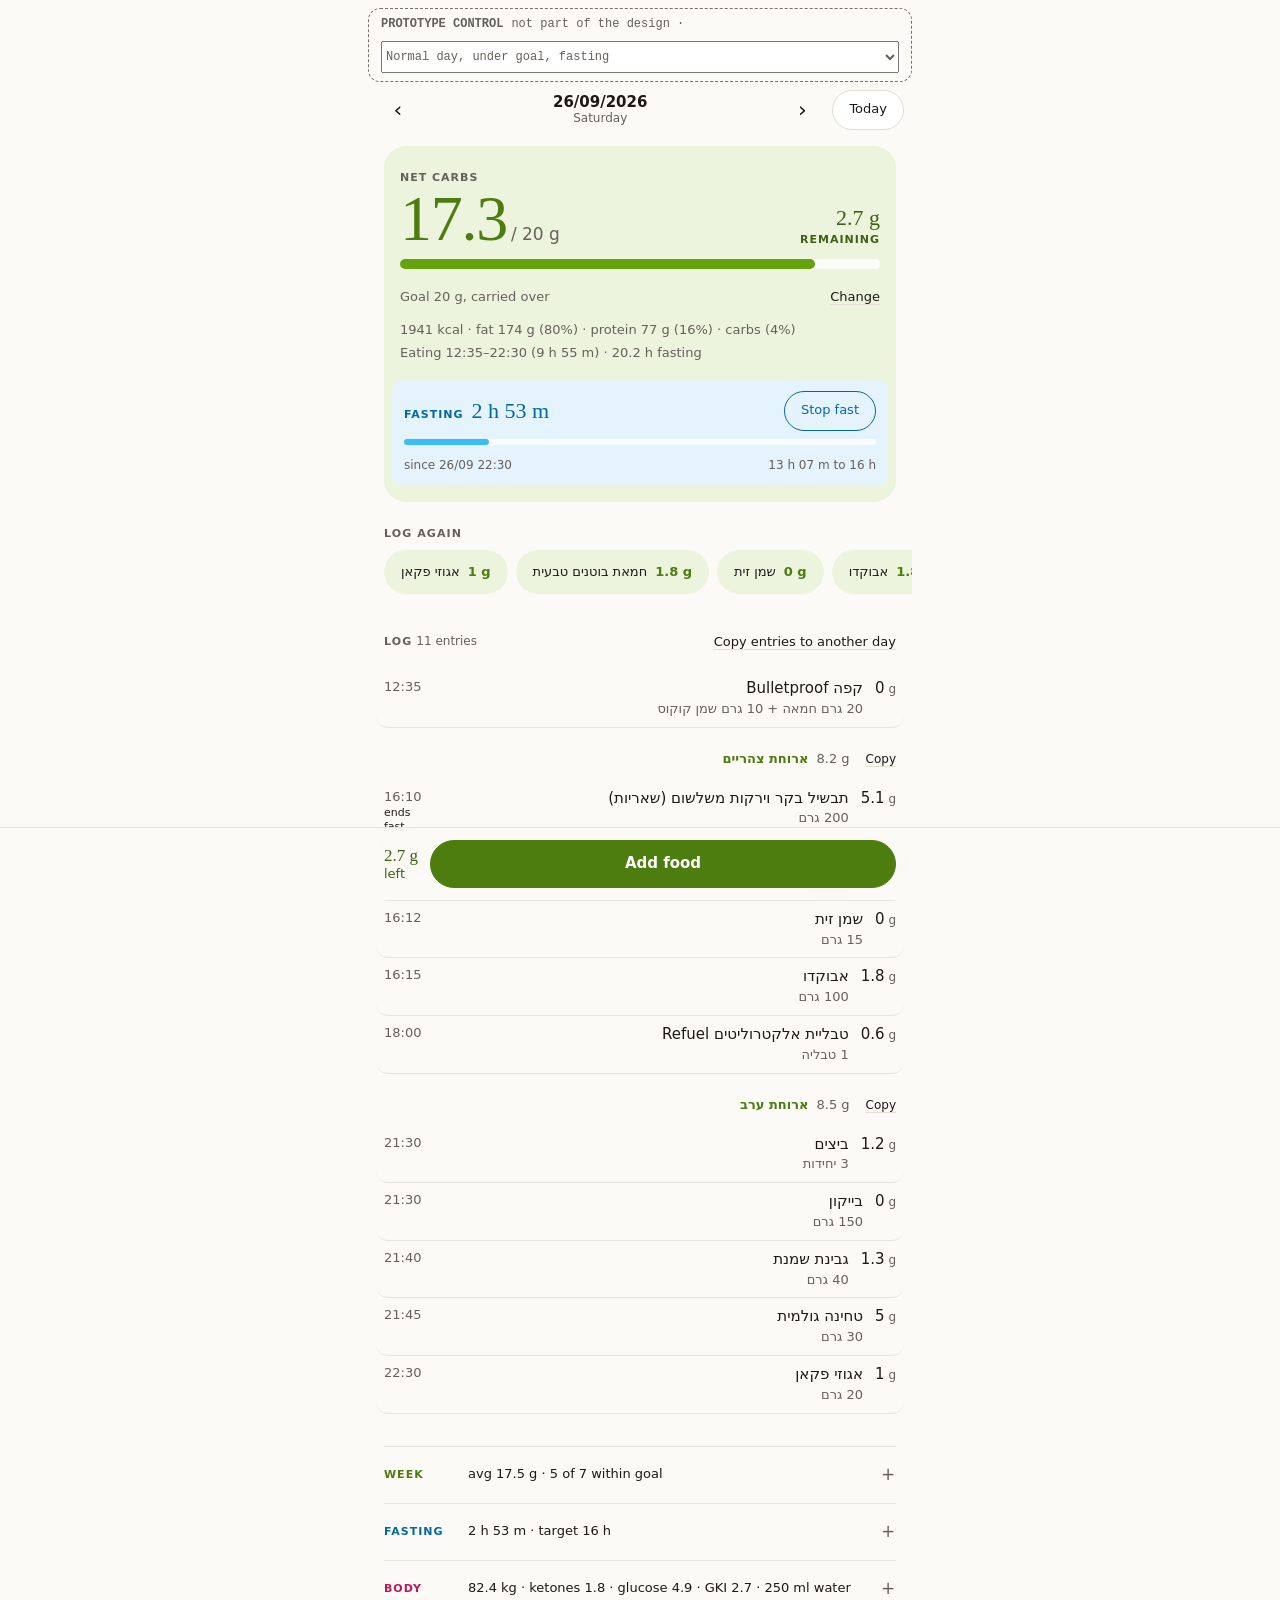
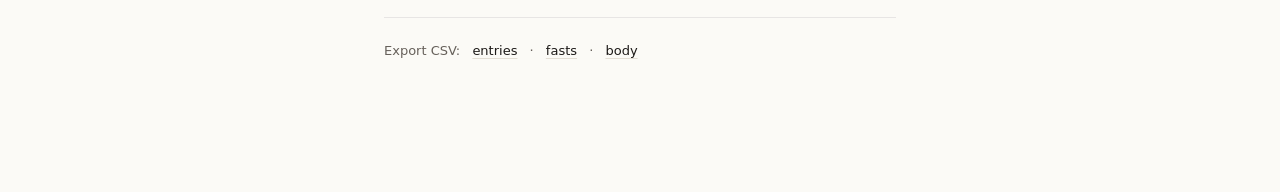
<file: design/redesign.html>
<!doctype html>
<html lang="en" dir="ltr">
<head>
<meta charset="utf-8">
<meta name="viewport" content="width=device-width, initial-scale=1, viewport-fit=cover">
<meta name="theme-color" content="#fbfaf6">
<title>Keto log</title>
<style>
/* ---------- tokens ---------- */
:root {
  --paper: #f4f1ea;
  --ink: #1c1917;
  --muted: #78716c;
  --line: #e7e5e4;
  --under: #3f6212;
  --over: #9a3412;

  --muted-ink: #66605a;      /* muted text that must pass 4.5:1 on paper */
  --bg: #fbfaf6;             /* page ground, a lighter paper */
  --edge: #e3ded4;           /* control borders (line is too faint for inputs) */
  --surface: #ffffff;        /* sheets, inputs */
  --hl: #f3f0e8;             /* expanded row, current day */
  --track: rgb(255 255 255 / .75);
  --empty: #d9d4cb;          /* days with no entries */
  --under-tint: #edf4de;
  --over-tint: #fce6d7;

  --accent: #4d7c0f;         /* fresh green: primary actions, meal names */
  --accent-hi: #65a30d;      /* bars */
  --accent-tint: #edf4de;
  --on-accent: #ffffff;
  --fast: #0369a1;           /* fasting: sky */
  --fast-bar: #38bdf8;
  --fast-tint: #e4f3fc;
  --body: #be185d;           /* body readings: rose */
  --body-tint: #fcebf2;
  --scrim: rgb(28 25 23 / .34);

  --font-serif: "Iowan Old Style", "Palatino Linotype", Palatino, Georgia, serif;
  --font-sans: ui-sans-serif, system-ui, sans-serif;
  --font-mono: ui-monospace, Menlo, Consolas, monospace;

  --t-2xs: 11px;
  --t-xs: 12px;
  --t-sm: 13px;
  --t-md: 15px;
  --t-input: 16px;           /* 16px stops iOS zoom on focus */
  --t-lg: 17px;
  --t-xl: 22px;
  --t-hero: 64px;

  --s-1: 4px;
  --s-2: 8px;
  --s-3: 12px;
  --s-4: 16px;
  --s-5: 24px;
  --s-6: 32px;
  --s-7: 48px;

  --r-1: 3px;
  --r-2: 12px;
  --r-3: 22px;
  --r-pill: 999px;

  --tap: 44px;
  --tap-min: 40px;
  --page: 34rem;
  --time-col: 3.1rem;
  --bar-h: 76px;
}
@media (prefers-color-scheme: dark) {
  :root {
    --paper: #171513;
    --ink: #ece7df;
    --muted: #a0978d;
    --line: #2d2925;
    --under: #a5c46e;
    --over: #ee8b5e;
    --muted-ink: #aba298;
    --bg: #131210;
    --edge: #3a3631;
    --surface: #1d1b18;
    --hl: #25221e;
    --track: rgb(255 255 255 / .1);
    --empty: #4a443e;
    --under-tint: #1f2a14;
    --over-tint: #35200f;
    --accent: #9fd356;
    --accent-hi: #86c53a;
    --accent-tint: #1f2a14;
    --on-accent: #10140a;
    --fast: #7cc8f2;
    --fast-bar: #38bdf8;
    --fast-tint: #122634;
    --body: #f38bb4;
    --body-tint: #33161f;
    --scrim: rgb(0 0 0 / .55);
  }
}

/* ---------- base ---------- */
* { box-sizing: border-box; }
html { -webkit-text-size-adjust: 100%; }
body { margin: 0; background: var(--bg); color: var(--ink); font: var(--t-md)/1.45 var(--font-sans); }
button, input, select, textarea { font: inherit; color: inherit; }
button { cursor: pointer; }
:focus-visible { outline: 2px solid var(--ink); outline-offset: 2px; border-radius: var(--r-1); }
[hidden] { display: none !important; }
.num { font-variant-numeric: tabular-nums; }
.muted { color: var(--muted-ink); }
.tone { color: var(--under); }
.is-over .tone, .tone.over { color: var(--over); }
.sr { position: absolute; width: 1px; height: 1px; overflow: hidden; clip: rect(0 0 0 0); white-space: nowrap; }
.app { max-width: var(--page); margin: 0 auto; padding: 0 var(--s-4) calc(var(--bar-h) + var(--s-6)); }

/* buttons */
.btn { min-height: var(--tap-min); padding: 0 var(--s-4); border: 1px solid var(--edge); border-radius: var(--r-pill); background: var(--surface); font-size: var(--t-sm); white-space: nowrap; }
.btn:hover { border-color: var(--muted); }
.btn:disabled { opacity: .4; cursor: default; }
.btn-primary { background: var(--accent); border-color: var(--accent); color: var(--on-accent); font-weight: 600; }
.btn-primary:hover { border-color: var(--accent); filter: brightness(1.08); }
.btn-danger { color: var(--over); background: transparent; }
.link { min-height: var(--tap-min); padding: 0 var(--s-2); border: 0; background: none; font-size: inherit; color: var(--ink); text-decoration: underline; text-decoration-color: var(--edge); text-underline-offset: 3px; }
.link:hover { text-decoration-color: currentColor; }
.icon-btn { width: var(--tap); height: var(--tap); display: grid; place-items: center; border: 0; border-radius: var(--r-2); background: none; font-size: var(--t-xl); line-height: 1; }
.icon-btn:hover { background: var(--hl); }

/* fields */
.field { display: flex; flex-direction: column; gap: 3px; min-width: 0; font-size: var(--t-xs); color: var(--muted-ink); }
.field input, .field select, .field textarea { width: 100%; min-height: var(--tap); padding: 0 var(--s-2); border: 1px solid var(--edge); border-radius: var(--r-2); background: var(--surface); color: var(--ink); font-size: var(--t-input); }
.field textarea { padding: var(--s-2); min-height: 64px; resize: vertical; }
.field.key input { border-color: var(--accent); border-width: 2px; font-weight: 600; }
.check { display: flex; align-items: center; gap: var(--s-2); min-height: var(--tap); font-size: var(--t-sm); }
.check input { width: 20px; height: 20px; margin: 0; accent-color: var(--accent); }
.grid2 { display: grid; grid-template-columns: repeat(2, minmax(0, 1fr)); gap: var(--s-2) var(--s-3); }
.grid3 { display: grid; grid-template-columns: repeat(3, minmax(0, 1fr)); gap: var(--s-2); }
.row-btns { display: flex; flex-wrap: wrap; gap: var(--s-2); align-items: center; }

/* meters */
.meter { position: relative; height: 10px; border-radius: 5px; background: var(--track); }
.meter > i { position: absolute; inset: 0 auto 0 0; border-radius: 5px; background: var(--accent-hi); }
.is-over .meter > i { background: var(--over); }
.meter.thin { height: 6px; }
.meter.ink > i { background: var(--fast-bar); }

/* ---------- prototype control (not part of the design) ---------- */
.proto { max-width: var(--page); margin: var(--s-2) auto 0; padding: var(--s-2) var(--s-3); display: flex; flex-wrap: wrap; align-items: center; gap: var(--s-2); border: 1px dashed var(--muted); border-radius: var(--r-2); font: var(--t-xs)/1.3 var(--font-mono); color: var(--muted-ink); }
.proto select { font: inherit; min-height: 32px; flex: 1; }

/* ---------- 1. day navigation ---------- */
.nav { position: sticky; top: 0; z-index: 5; display: flex; align-items: center; gap: var(--s-1); height: 56px; margin: 0 calc(-1 * var(--s-4)); padding: 0 var(--s-2); background: var(--bg); }
.nav h1 { flex: 1; margin: 0; text-align: center; font-size: var(--t-md); font-weight: 600; line-height: 1.2; }
.nav h1 small { display: block; font-size: var(--t-xs); font-weight: 400; color: var(--muted-ink); }
.nav .btn { margin-left: var(--s-1); }

/* ---------- 2–4. at a glance ---------- */
.glance { margin-top: var(--s-2); padding: var(--s-5) var(--s-4) var(--s-4); border-radius: var(--r-3); background: var(--under-tint); }
.glance.is-over { background: var(--over-tint); }
.glance .hero-num { color: var(--accent); }
.glance.is-over .hero-num { color: var(--over); }
.net-label { margin: 0 0 var(--s-1); color: var(--muted-ink); }
.hero { display: flex; align-items: flex-end; justify-content: space-between; gap: var(--s-4); margin: 0; }
.hero-num { font: var(--t-hero)/.9 var(--font-serif); letter-spacing: -.02em; }
.hero-goal { margin-left: var(--s-1); font-size: var(--t-lg); color: var(--muted-ink); white-space: nowrap; }
.hero-left { text-align: right; line-height: 1.15; }
.hero-left b { display: block; font: var(--t-xl)/1.1 var(--font-serif); font-weight: 400; }
.eyebrow { font-size: var(--t-2xs); font-weight: 600; letter-spacing: .09em; text-transform: uppercase; }
.glance .meter { margin: var(--s-3) 0 var(--s-2); }
.goal { display: flex; flex-wrap: wrap; align-items: center; column-gap: var(--s-1); margin: 0; font-size: var(--t-sm); color: var(--muted-ink); }
.goal .link { margin-left: auto; padding-right: 0; }
.goal-edit { display: flex; flex-wrap: wrap; align-items: flex-end; gap: var(--s-2); margin: var(--s-2) 0; }
.goal-edit .field { width: 7rem; }
.facts { margin: var(--s-1) 0 0; font-size: var(--t-sm); color: var(--muted-ink); }
.facts span { white-space: nowrap; }

.fast { display: grid; grid-template-columns: minmax(0, 1fr) auto; align-items: center; gap: var(--s-1) var(--s-3); margin: var(--s-4) calc(-1 * var(--s-2)) 0; padding: var(--s-3); border-radius: var(--r-2); background: var(--surface); }
.fast.on { background: var(--fast-tint); }
.fast.on .eyebrow, .fast.on .fast-time { color: var(--fast); }
.fast.on .btn { border-color: var(--fast); color: var(--fast); background: transparent; }
.fast-now { display: flex; align-items: baseline; gap: var(--s-2); }
.fast-time { font: var(--t-xl)/1.1 var(--font-serif); }
.fast .meter { grid-column: 1 / -1; margin-top: var(--s-1); }
.fast-meta { grid-column: 1 / -1; display: flex; justify-content: space-between; gap: var(--s-2); font-size: var(--t-xs); color: var(--muted-ink); }
.fast.off { font-size: var(--t-sm); color: var(--muted-ink); }

/* ---------- section headers ---------- */
.sec-h { display: flex; align-items: center; justify-content: space-between; gap: var(--s-2); margin: var(--s-5) 0 var(--s-2); }
.sec-h h2 { margin: 0; font-size: var(--t-2xs); font-weight: 600; letter-spacing: .1em; text-transform: uppercase; color: var(--muted-ink); }
.sec-h .link { font-size: var(--t-sm); padding-right: 0; }

/* ---------- 10. log again ---------- */
.chips { display: flex; gap: var(--s-2); margin: 0 calc(-1 * var(--s-4)); padding: 0 var(--s-4) var(--s-1); overflow-x: auto; scrollbar-width: none; }
.chips::-webkit-scrollbar { display: none; }
.chip { flex: none; display: inline-flex; align-items: center; gap: var(--s-2); min-height: var(--tap); padding: 0 var(--s-4); border: 1px solid transparent; border-radius: var(--r-pill); background: var(--accent-tint); font-size: var(--t-sm); white-space: nowrap; }
.chip:hover { border-color: var(--accent-hi); }
.chip .num { color: var(--accent); font-weight: 600; }

/* ---------- 8. entries ---------- */
.log-count { font-size: var(--t-xs); color: var(--muted-ink); font-weight: 400; letter-spacing: 0; text-transform: none; margin-left: var(--s-1); }
.meal-h { display: flex; align-items: center; gap: var(--s-2); margin-top: var(--s-3); padding: 0 0 0 calc(var(--time-col) + var(--s-3)); }
.meal-h h3 { flex: 1; min-width: 0; margin: 0; text-align: start; font-size: var(--t-sm); font-weight: 600; color: var(--accent); overflow: hidden; text-overflow: ellipsis; white-space: nowrap; }
.meal-h .num { font-size: var(--t-sm); color: var(--muted-ink); }
.meal-h .link { font-size: var(--t-xs); padding-right: 0; }
.rows { list-style: none; margin: 0; padding: 0; }
.row { margin: 0 calc(-1 * var(--s-2)); padding: 0 var(--s-2); border-bottom: 1px solid var(--line); border-radius: var(--r-2); }
.row.open { background: var(--hl); border-bottom-color: transparent; }
.row.editing { background: var(--accent-tint); border-bottom-color: transparent; }
.row-main { display: grid; grid-template-columns: var(--time-col) minmax(0, 1fr) auto; gap: var(--s-3); align-items: start; width: 100%; min-height: 52px; padding: var(--s-2) 0; border: 0; background: none; text-align: start; }
.row-main > span { display: block; min-width: 0; }
.row .t { padding-top: 1px; font-size: var(--t-sm); color: var(--muted-ink); line-height: 1.3; }
.row .brk { display: block; font-size: var(--t-2xs); color: var(--ink); }
.row .it, .row .q { display: block; overflow: hidden; text-overflow: ellipsis; white-space: nowrap; }
.row .it { font-weight: 500; }
.row .q { font-size: var(--t-sm); color: var(--muted-ink); }
.row.open .it, .row.open .q { white-space: normal; }
.row .c { font-size: var(--t-md); text-align: right; }
.row .c small { font-size: var(--t-xs); color: var(--muted-ink); }
.row-more { display: grid; gap: var(--s-2); padding: 0 0 var(--s-3) calc(var(--time-col) + var(--s-3)); font-size: var(--t-sm); }
.row-more p { margin: 0; }
.row-more .notes { color: var(--muted-ink); }
.row .tag { font-size: var(--t-2xs); font-weight: 600; letter-spacing: .08em; text-transform: uppercase; }
.empty { margin: var(--s-3) 0; color: var(--muted-ink); }

/* ---------- secondary: week, fasting, body ---------- */
.more { margin-top: var(--s-6); border-top: 1px solid var(--line); }
.more [data-sec=week] .eyebrow { color: var(--accent); }
.more [data-sec=fast] .eyebrow { color: var(--fast); }
.more [data-sec=body] .eyebrow { color: var(--body); }
.more > details { border-bottom: 1px solid var(--line); }
.more summary { display: flex; align-items: center; gap: var(--s-3); min-height: 56px; list-style: none; cursor: pointer; }
.more summary::-webkit-details-marker { display: none; }
.more summary .eyebrow { width: 4.5rem; flex: none; color: var(--muted-ink); }
.more summary .sum { flex: 1; min-width: 0; font-size: var(--t-sm); }
.more summary::after { content: "+"; width: 1rem; text-align: center; color: var(--muted-ink); font-size: var(--t-lg); }
.more details[open] > summary::after { content: "\2013"; }
.panel { display: grid; gap: var(--s-3); padding: 0 0 var(--s-4); }
.panel p { margin: 0; font-size: var(--t-sm); }

.week { display: grid; grid-template-columns: repeat(7, minmax(0, 1fr)); gap: var(--s-1); }
.day { display: flex; flex-direction: column; align-items: center; gap: var(--s-1); min-height: var(--tap); padding: var(--s-2) 0 var(--s-1); border: 0; border-radius: var(--r-2); background: none; font-size: var(--t-xs); }
.day:hover { background: var(--hl); }
.day.cur { background: var(--accent-tint); }
.day .v { font-size: var(--t-xs); }
.day.over .v { color: var(--over); font-weight: 700; }
.plot { position: relative; width: 55%; height: 72px; }
.plot i { position: absolute; left: 0; right: 0; bottom: 0; border-radius: 6px 6px 2px 2px; background: var(--accent-hi); }
.day.over .plot i { background: repeating-linear-gradient(-45deg, var(--over) 0 3px, var(--over-tint) 3px 5px); outline: 1px solid var(--over); }
.day.none .plot i { background: var(--empty); height: 2px !important; }
.plot b { position: absolute; left: -22%; right: -22%; border-top: 1px dashed var(--muted); }
.day .lbl { color: var(--muted-ink); white-space: nowrap; }
.day.cur .lbl { color: var(--ink); font-weight: 600; }

.fasts { list-style: none; margin: 0; padding: 0; font-size: var(--t-sm); }
.fasts li { display: flex; flex-wrap: wrap; align-items: center; gap: var(--s-1) var(--s-2); padding: var(--s-1) 0; border-top: 1px solid var(--line); }
.fasts li > span { flex: 1; min-width: 12rem; }
.fast-edit { flex-basis: 100%; display: grid; gap: var(--s-2); padding: var(--s-2) 0; }

.spark { width: 100%; height: 48px; display: block; }
.spark polyline { fill: none; stroke: var(--body); stroke-width: 2; vector-effect: non-scaling-stroke; }
.spark circle { fill: var(--ink); }
.water { display: flex; flex-wrap: wrap; align-items: center; gap: var(--s-2); }
.water p { flex: 1; }

.foot { padding: var(--s-5) 0; font-size: var(--t-sm); color: var(--muted-ink); }

/* ---------- 12. pinned add bar ---------- */
.pinbar { position: fixed; left: 0; right: 0; bottom: 0; z-index: 10; padding: var(--s-3) var(--s-4) calc(var(--s-3) + env(safe-area-inset-bottom)); background: color-mix(in srgb, var(--bg) 88%, transparent); -webkit-backdrop-filter: blur(10px); backdrop-filter: blur(10px); border-top: 1px solid var(--line); }
.pinbar-in { max-width: calc(var(--page) - 2 * var(--s-4)); margin: 0 auto; display: flex; align-items: center; gap: var(--s-3); }
.pinbar .left { font-size: var(--t-sm); line-height: 1.2; }
.pinbar .left b { display: block; font: var(--t-lg)/1.1 var(--font-serif); font-weight: 400; }
.pinbar .btn-primary { flex: 1; min-height: 48px; font-size: var(--t-md); }

/* ---------- 9, 11. sheets ---------- */
.scrim { position: fixed; inset: 0; z-index: 20; background: var(--scrim); }
.sheet { position: fixed; left: 0; right: 0; bottom: 0; z-index: 21; max-width: var(--page); max-height: 92dvh; margin: 0 auto; overflow: auto; overscroll-behavior: contain; padding: var(--s-2) var(--s-4) 0; background: var(--surface); border-radius: var(--r-3) var(--r-3) 0 0; }
.grab { width: 36px; height: 4px; margin: 0 auto var(--s-2); border-radius: 2px; background: var(--edge); }
.sheet-h { display: flex; align-items: center; gap: var(--s-2); margin-bottom: var(--s-2); }
.sheet-h h2 { flex: 1; min-width: 0; margin: 0; font-size: var(--t-lg); font-weight: 600; overflow: hidden; text-overflow: ellipsis; white-space: nowrap; }
.form { display: grid; gap: var(--s-3); }
.item-wrap { position: relative; }
.sugg { list-style: none; margin: var(--s-1) 0 0; padding: 0; border: 1px solid var(--edge); border-radius: var(--r-2); background: var(--surface); overflow: hidden; }
.sugg button { display: grid; grid-template-columns: minmax(0, 1fr) auto; gap: 0 var(--s-3); width: 100%; min-height: var(--tap); padding: var(--s-1) var(--s-3); border: 0; border-top: 1px solid var(--line); background: none; text-align: start; font-size: var(--t-sm); }
.sugg li:first-child button { border-top: 0; }
.sugg button:hover { background: var(--hl); }
.sugg .it { overflow: hidden; text-overflow: ellipsis; white-space: nowrap; }
.sugg .meta { grid-column: 1 / -1; font-size: var(--t-xs); color: var(--muted-ink); }
.weight { display: grid; grid-template-columns: 7rem minmax(0, 1fr); gap: var(--s-2) var(--s-3); align-items: end; }
.portions { display: flex; gap: var(--s-1); }
.portions .btn { flex: 1; min-height: var(--tap); padding: 0; }
.portions .btn[aria-pressed="true"] { background: var(--accent); color: var(--on-accent); border-color: var(--accent); }
.was { grid-column: 1 / -1; margin: -4px 0 0; font-size: var(--t-xs); color: var(--muted-ink); }
.form details { border-top: 1px solid var(--line); }
.form details > summary { display: flex; align-items: center; gap: var(--s-2); min-height: var(--tap); list-style: none; cursor: pointer; font-size: var(--t-sm); }
.form details > summary::-webkit-details-marker { display: none; }
.form details > summary b { font-weight: 600; }
.form details > summary .sum { flex: 1; min-width: 0; color: var(--muted-ink); overflow: hidden; text-overflow: ellipsis; white-space: nowrap; text-align: right; }
.form details[open] > summary .sum { visibility: hidden; }
.form details .inner { display: grid; gap: var(--s-3); padding-bottom: var(--s-3); }
.calc { padding: var(--s-3); border: 1px solid var(--line); border-radius: var(--r-2); display: grid; gap: var(--s-2); }
.calc legend { padding: 0 var(--s-1); font-size: var(--t-xs); color: var(--muted-ink); }
.preview { margin: 0; padding: var(--s-2) var(--s-3); border-radius: var(--r-2); background: var(--under-tint); font-size: var(--t-sm); }
.preview.over { background: var(--over-tint); }
.sheet-actions { position: sticky; bottom: 0; display: flex; gap: var(--s-2); margin: 0 calc(-1 * var(--s-4)); padding: var(--s-3) var(--s-4) calc(var(--s-3) + env(safe-area-inset-bottom)); background: var(--surface); border-top: 1px solid var(--line); }
.sheet-actions .btn { min-height: 48px; font-size: var(--t-md); }
.sheet-actions .btn-primary { flex: 1; }
.copy-list { list-style: none; margin: 0; padding: 0; }
.copy-list label { display: grid; grid-template-columns: 20px var(--time-col) minmax(0, 1fr) auto; gap: var(--s-2); align-items: center; min-height: var(--tap); border-bottom: 1px solid var(--line); font-size: var(--t-sm); }
.copy-list input { width: 20px; height: 20px; margin: 0; accent-color: var(--accent); }
.copy-list .it { overflow: hidden; text-overflow: ellipsis; white-space: nowrap; }

/* ---------- toast ---------- */
.toast { position: fixed; left: 50%; bottom: calc(var(--bar-h) + var(--s-3)); z-index: 30; transform: translateX(-50%); display: flex; align-items: center; gap: var(--s-2); width: max-content; max-width: calc(100% - 2 * var(--s-4)); min-height: var(--tap); padding: 0 var(--s-1) 0 var(--s-4); border-radius: var(--r-2); background: var(--ink); color: var(--paper); font-size: var(--t-sm); }
.toast span { min-width: 0; overflow: hidden; text-overflow: ellipsis; white-space: nowrap; }
.toast button { flex: none; min-height: var(--tap-min); padding: 0 var(--s-3); border: 0; background: none; color: var(--paper); font-weight: 600; text-decoration: underline; text-underline-offset: 3px; }
.toast button:focus-visible { outline-color: var(--paper); }
</style>
</head>
<body>

<div class="proto" role="group" aria-label="Prototype control">
  <strong>PROTOTYPE CONTROL</strong><span>not part of the design ·</span>
  <label for="proto-state" class="sr">Prototype state</label>
  <select id="proto-state">
    <option value="normal">Normal day, under goal, fasting</option>
    <option value="notfasting">Normal day, not fasting</option>
    <option value="over">Over-goal day (23.4 of 20)</option>
    <option value="empty">Empty day (today)</option>
    <option value="add">Add sheet: past item picked, weight changed</option>
    <option value="edit">Editing an entry</option>
    <option value="copy">Copy panel open</option>
    <option value="toast">Undo toast visible</option>
    <option value="hebrew">Hebrew-heavy long names and notes</option>
  </select>
</div>

<main class="app">
  <nav class="nav" id="nav" aria-label="Day"></nav>
  <section class="glance" id="glance" aria-label="Day at a glance"></section>
  <section id="quick" aria-label="Log again"></section>
  <section id="log" aria-label="Entries"></section>
  <section class="more" id="more" aria-label="Week, fasting and body"></section>
  <footer class="foot">Export CSV:
    <a class="link" href="/api/export/entries.csv">entries</a> ·
    <a class="link" href="/api/export/fasts.csv">fasts</a> ·
    <a class="link" href="/api/export/body.csv">body</a>
  </footer>
</main>

<div class="pinbar" id="pinbar"></div>
<div id="sheet"></div>
<div id="toast" aria-live="polite"></div>

<script>
"use strict";

/* =========================================================================
   Clock. The prototype pretends it is 27/09/2026 01:23 in Copenhagen and
   keeps ticking from there so the running fast is live.
   ========================================================================= */
const TZ = "Europe/Copenhagen";
const MOCK_NOW = Date.parse("2026-09-27T01:23:00+02:00");
const PAGE_T0 = Date.now();
const now = () => new Date(MOCK_NOW + (Date.now() - PAGE_T0));

/* ---------- formatting ---------- */
function parts(d) {
  const p = {};
  for (const x of new Intl.DateTimeFormat("en-GB", { timeZone: TZ, year: "numeric", month: "2-digit", day: "2-digit", hour: "2-digit", minute: "2-digit", weekday: "long", hourCycle: "h23" }).formatToParts(d)) p[x.type] = x.value;
  return p;
}
const dmy = d => { const p = parts(d); return `${p.day}/${p.month}/${p.year}`; };
const dm = d => { const p = parts(d); return `${p.day}/${p.month}`; };
const hm = d => { const p = parts(d); return `${p.hour}:${p.minute}`; };
const isoLocal = d => { const p = parts(d); return `${p.year}-${p.month}-${p.day}T${p.hour}:${p.minute}`; };
const dmyToIso = s => s.split("/").reverse().join("-");
const isoToDmy = s => s.split("-").reverse().join("/");
const dmyToDate = s => new Date(dmyToIso(s) + "T12:00:00Z");
const addDays = (s, n) => { const d = dmyToDate(s); d.setUTCDate(d.getUTCDate() + n); return `${String(d.getUTCDate()).padStart(2, "0")}/${String(d.getUTCMonth() + 1).padStart(2, "0")}/${d.getUTCFullYear()}`; };
const weekday = (s, len) => dmyToDate(s).toLocaleDateString("en-GB", { weekday: len, timeZone: "UTC" });
const today = () => dmy(now());
const g = n => String(Math.round((+n || 0) * 10) / 10);            // 17.3, 1, 0
const kcal = n => String(Math.round(+n || 0));
const dur = h => { const m = Math.max(0, Math.round(h * 60)); return `${Math.floor(m / 60)} h ${String(m % 60).padStart(2, "0")} m`; };
const esc = s => String(s ?? "").replace(/[&<>"']/g, c => ({ "&": "&amp;", "<": "&lt;", ">": "&gt;", '"': "&quot;", "'": "&#39;" }[c]));
const ut = s => `<bdi dir="auto">${esc(s)}</bdi>`;                 // user text, direction isolated

/* =========================================================================
   Mock data (shapes follow GET /api/day, /api/days)
   ========================================================================= */
const LUNCH = "ארוחת צהריים", DINNER = "ארוחת ערב", BREAK = "ארוחה (שבירת צום)";
let NEXT_ID = 100;
const e = (id, time, item, quantity, net_carbs_g, calories, fat_g, protein_g, meal = null, notes = null, fasting_hours = null, source = "sheet") =>
  ({ id, time, item, quantity, net_carbs_g, calories, fat_g, protein_g, meal, notes, fasting_hours, source });

function mockEntries26() {
  return [
    e(59, "12:35", "קפה Bulletproof", "20 גרם חמאה + 10 גרם שמן קוקוס", 0, 233, 26.4, 0.2, null, "צום שומן (Fat Fast), פוקוס לעבודה"),
    e(50, "16:10", "תבשיל בקר וירקות משלשום (שאריות)", "200 גרם", 5.1, 314.5, 22.8, 22.9, LUNCH, "סיום שאריות התבשיל מ-24/09", 20.2),
    e(51, "16:10", "מיקס עלים ירוקים", "60 גרם", 1.3, 14, 0.2, 1.3, LUNCH),
    e(52, "16:12", "שמן זית", "15 גרם", 0, 132.6, 15, 0, LUNCH, "על הסלט"),
    e(53, "16:15", "אבוקדו", "100 גרם", 1.8, 160, 14.7, 2, LUNCH),
    e(54, "18:00", "טבליית אלקטרוליטים Refuel", "1 טבליה", 0.6, 5, 0, 0, null, null, null, "mcp"),
    e(55, "21:30", "ביצים", "3 יחידות", 1.2, 215, 15, 18.8, DINNER),
    e(56, "21:30", "בייקון", "150 גרם", 0, 400.5, 34.5, 22.5, DINNER, "לפי תווית (267 קק\"ל, 23 שומן, 15 חלבון)"),
    e(57, "21:40", "גבינת שמנת", "40 גרם", 1.3, 138, 13.6, 2.4, DINNER),
    e(60, "21:45", "טחינה גולמית", "30 גרם", 5.0, 190, 17, 5.4, DINNER),
    e(58, "22:30", "אגוזי פקאן", "20 גרם", 1.0, 138.4, 14.4, 1.8, DINNER, "חצאי פקאן טבעיים, סיום אכילה / תחילת צום"),
  ];
}
function mockHebrewEntries() {
  return [
    e(71, "11:05", "שייק חלבון Isopure Zero Carb עם חלב שקדים לא ממותק וקרח", "30 גרם אבקה + 250 מ״ל חלב שקדים", 0.4, 145, 3, 26, BREAK, "אחרי אימון כוח של 45 דקות, שבירת צום של 18.5 שעות", 18.5),
    e(72, "11:20", "חביתה משלוש ביצים עם גבינת פטה בולגרית 5% ועירית קצוצה", "3 ביצים + 40 גרם פטה", 1.6, 330, 25, 24, BREAK, "טוגן בחמאה (10 גרם), הערכים כוללים את החמאה"),
    e(73, "15:40", "סלט ירוקים עם אבוקדו, זרעי דלעת קלויים, שמן זית כתית מעולה ומיץ לימון סחוט טרי", "קערה גדולה (בערך 350 גרם)", 6.8, 520, 46, 11, LUNCH, "הזמנה מהמסעדה ליד המשרד, ביקשתי בלי קרוטונים ובלי רוטב בלסמי. בפעם הבאה להוסיף ביצה קשה"),
    e(74, "20:15", "קציצות בקר ביתיות ברוטב עגבניות (מתכון של אמא, בלי פירורי לחם)", "4 קציצות, בערך 220 גרם", 4.9, 480, 34, 36, DINNER, "רוטב עגבניות מרוכז ביתי, 2 כפות. אולי לשקול כמות קטנה יותר של רוטב", null, "mcp"),
  ];
}

/* Past items for chips and the suggestion list (server: most-logged in last 30 days). */
const LIBRARY = [
  { item: "אגוזי פקאן", quantity: "20 גרם", net_carbs_g: 1, calories: 138.4, fat_g: 14.4, protein_g: 1.8, last: "26/09/2026" },
  { item: "חמאת בוטנים טבעית", quantity: "30 גרם", net_carbs_g: 1.8, calories: 188, fat_g: 16, protein_g: 7.6, last: "24/09/2026" },
  { item: "שמן זית", quantity: "15 גרם", net_carbs_g: 0, calories: 132.6, fat_g: 15, protein_g: 0, last: "26/09/2026" },
  { item: "אבוקדו", quantity: "100 גרם", net_carbs_g: 1.8, calories: 160, fat_g: 14.7, protein_g: 2, last: "26/09/2026" },
  { item: "טבליית אלקטרוליטים Refuel", quantity: "1 טבליה", net_carbs_g: 0.6, calories: 5, fat_g: 0, protein_g: 0, last: "26/09/2026" },
  { item: "בייקון", quantity: "150 גרם", net_carbs_g: 0, calories: 400.5, fat_g: 34.5, protein_g: 22.5, last: "26/09/2026" },
  { item: "טחינה גולמית", quantity: "20 גרם", net_carbs_g: 3.5, calories: 127, fat_g: 11.3, protein_g: 3.6, last: "26/09/2026" },
  { item: "מיקס עלים ירוקים", quantity: "60 גרם", net_carbs_g: 1.3, calories: 14, fat_g: 0.2, protein_g: 1.3, last: "26/09/2026" },
  { item: "אגוזי מקדמיה", quantity: "25 גרם", net_carbs_g: 1.3, calories: 180, fat_g: 19, protein_g: 2, last: "19/09/2026" },
];
const MEALS = [LUNCH, DINNER, BREAK];

/* Days before the viewed one, for the 7-day strip (net carbs only). */
const HISTORY = { "20/09/2026": 12.4, "21/09/2026": 16.9, "22/09/2026": 19.8, "23/09/2026": 20.2, "24/09/2026": 15.8, "25/09/2026": 20.1 };
const WEIGHTS = Array.from({ length: 30 }, (_, i) => ({ date: addDays("26/09/2026", i - 29), weight_kg: Math.round((84.6 - i * 0.075 + Math.sin(i * 1.3) * 0.25) * 10) / 10 }));
WEIGHTS[28].weight_kg = 82.7; WEIGHTS[29].weight_kg = 82.4;

function baseState() {
  return {
    date: "26/09/2026",
    days: {
      "26/09/2026": {
        goal: 20, goal_source: "inherited", entries: mockEntries26(),
        body: { weight_kg: 82.4, ketones_mmol: 1.8, glucose_mmol: 4.9, water_ml: 250 },
      },
    },
    fasts: [{ id: 3, start_at: "2026-09-25T20:00:00+02:00", end_at: "2026-09-26T16:10:00+02:00", notes: null }],
    activeFast: { id: 4, start_at: "2026-09-26T22:30:00+02:00", notes: null },
    fastTarget: 16,
    ui: { sheet: null, expanded: null, editingId: null, goalEdit: false, fastEditId: null, toast: null, copyIds: [], open: { week: false, fast: false, body: false } },
    form: blankForm(),
  };
}
function blankForm() {
  const n = now();
  return { item: "", quantity: "", weight: "", base: null, net_carbs_g: "", calories: "", fat_g: "", protein_g: "", date: "", time: hm(n), meal: "", fasting_hours: "", notes: "", calc: { total: "", fiber: "", sa: "" }, suggest: false };
}

/* Prototype states — each one mutates a fresh base state. */
const STATES = {
  normal() {},
  notfasting(s) { s.activeFast = null; },
  over(s) {
    s.activeFast = null;
    day(s).entries.push(e(61, "22:10", "חמאת בוטנים טבעית", "2 כפות גדושות", 6.1, 250, 21, 9, DINNER, "קצת יותר מדי"));
  },
  empty(s) { s.date = "27/09/2026"; s.activeFast = null; s.fasts = []; },
  add(s) {
    s.ui.sheet = "add";
    pickItem(s, LIBRARY[0]);
    setWeight(s, 30);
  },
  edit(s) { s.ui.expanded = 56; startEdit(s, 56); },
  copy(s) { s.ui.sheet = "copy"; s.ui.copyIds = day(s).entries.filter(x => x.meal === DINNER).map(x => x.id); s.ui.copyTarget = "27/09/2026"; },
  toast(s) { s.ui.toast = { msg: "Added אגוזי פקאן · 1 g", sticky: true, undo: () => {} }; },
  hebrew(s) {
    const d = day(s); d.entries = mockHebrewEntries(); d.goal = 25; d.goal_source = "set";
    s.ui.expanded = 73;
  },
};

let S = baseState();
const day = (s = S) => (s.days[s.date] ||= { goal: inheritedGoal(s, s.date), goal_source: "inherited", entries: [], body: null });
function inheritedGoal(s, date) { return 20; }   // server resolves this from the nearest earlier day

/* =========================================================================
   Derived numbers
   ========================================================================= */
function totals(entries) {
  const t = { net_carbs_g: 0, calories: 0, fat_g: 0, protein_g: 0 };
  for (const x of entries) for (const k in t) t[k] += +x[k] || 0;
  return t;
}
const sorted = entries => [...entries].sort((a, b) => a.time.localeCompare(b.time) || a.id - b.id);
function eatingWindow(entries) {
  if (!entries.length) return null;
  const s = sorted(entries), a = s[0].time, b = s[s.length - 1].time;
  const mins = (+b.slice(0, 2) * 60 + +b.slice(3)) - (+a.slice(0, 2) * 60 + +a.slice(3));
  return { from: a, to: b, mins };
}
// start_at / end_at are full ISO strings with offset, as the API returns them.
const fastHours = f => ((f.end_at ? Date.parse(f.end_at) : now().getTime()) - Date.parse(f.start_at)) / 3.6e6;
const fmtAt = iso => `${dm(new Date(iso))} ${hm(new Date(iso))}`;
/* datetime-local value (Copenhagen wall time) -> ISO instant */
function fromLocal(v) {
  const guess = new Date(v + "Z");
  const off = Date.parse(isoLocal(guess) + "Z") - guess.getTime();
  return new Date(guess.getTime() - off).toISOString();
}
/* form value -> number, keeping 0; empty or invalid -> null */
const num = v => v === "" || v == null || Number.isNaN(+v) ? null : +v;

function weekStrip() {
  const cols = [];
  for (let i = 6; i >= 0; i--) {
    const date = addDays(S.date, -i);
    const d = S.days[date];
    const carbs = d ? (d.entries.length ? totals(d.entries).net_carbs_g : null) : (HISTORY[date] ?? null);
    cols.push({ date, carbs, goal: d?.goal ?? 20 });
  }
  const logged = cols.filter(c => c.carbs != null);
  const within = logged.filter(c => c.carbs <= c.goal);
  let run = 0, best = 0, current = 0;
  for (const c of cols) { run = c.carbs != null && c.carbs <= c.goal ? run + 1 : 0; best = Math.max(best, run); }
  for (let i = cols.length - 1; i >= 0 && cols[i].carbs != null && cols[i].carbs <= cols[i].goal; i--) current++;
  const avg = logged.length ? logged.reduce((a, c) => a + c.carbs, 0) / logged.length : 0;
  return { cols, avg, within: within.length, logged: logged.length, current, best };
}
function gki(b) { return b?.ketones_mmol && b?.glucose_mmol ? b.glucose_mmol / b.ketones_mmol : null; }
function gkiBand(v) { return v == null ? "" : v < 1 ? "therapeutic" : v < 3 ? "deep ketosis" : v < 6 ? "moderate ketosis" : v < 9 ? "light ketosis" : "not in ketosis"; }

/* =========================================================================
   Renderers — each returns HTML for one region; paint() puts it in place.
   ========================================================================= */
function paint(id, html) { document.getElementById(id).innerHTML = html; }

function render() {
  const d = day();
  paint("nav", renderNav());
  document.getElementById("glance").className = "glance " + (totals(d.entries).net_carbs_g > d.goal ? "is-over" : "is-under");
  paint("glance", renderHero(d) + renderGoal(d) + renderFacts(d) + renderFastStrip(d));
  paint("quick", renderQuickLog());
  paint("log", renderEntries(d));
  paint("more", renderWeek(d) + renderFasting() + renderBody(d));
  paint("pinbar", renderPinbar(d));
  paint("sheet", renderSheet(d));
  paint("toast", renderToast());
}

function renderNav() {
  const isToday = S.date === today();
  return `
    <button type="button" class="icon-btn" data-act="day" data-n="-1" aria-label="Previous day">&lsaquo;</button>
    <h1><span class="num">${S.date}</span><small>${weekday(S.date, "long")}</small></h1>
    <button type="button" class="icon-btn" data-act="day" data-n="1" aria-label="Next day">&rsaquo;</button>
    <button type="button" class="btn" data-act="today" ${isToday ? "disabled" : ""}>Today</button>`;
}

function renderHero(d) {
  const c = totals(d.entries).net_carbs_g, over = c > d.goal;
  const pct = Math.min(c / d.goal, 1) * 100;
  return `
    <p class="eyebrow net-label">Net carbs</p>
    <p class="hero">
      <span><span class="hero-num num">${g(c)}</span><span class="hero-goal">/ ${g(d.goal)} g</span></span>
      <span class="hero-left tone"><b class="num">${g(Math.abs(d.goal - c))} g</b><span class="eyebrow">${over ? "over goal" : "remaining"}</span></span>
    </p>
    <div class="meter" aria-hidden="true"><i style="width:${pct}%"></i></div>`;
}

function renderGoal(d) {
  if (S.ui.goalEdit) return `
    <form class="goal-edit" data-form="goal">
      <label class="field">Goal for ${S.date.slice(0, 5)}, g<input name="goal" inputmode="decimal" value="${g(d.goal)}" required></label>
      <button class="btn btn-primary">Save</button>
      ${d.goal_source === "set" ? `<button type="button" class="btn" data-act="goal-inherit">Use carried-over goal</button>` : ""}
      <button type="button" class="link" data-act="goal-cancel">Cancel</button>
    </form>`;
  const src = { set: "set for this day", inherited: "carried over", default: "default" }[d.goal_source];
  return `<p class="goal">Goal ${g(d.goal)} g, ${src}<button type="button" class="link" data-act="goal-edit">Change</button></p>`;
}

function renderFacts(d) {
  if (!d.entries.length) return "";
  const t = totals(d.entries), k = t.calories;
  const pc = x => k > 0 ? ` (${Math.round(x / k * 100)}%)` : "";
  const w = eatingWindow(d.entries);
  const fasted = sorted(d.entries).find(x => x.fasting_hours)?.fasting_hours;
  return `
    <p class="facts num"><span>${kcal(t.calories)} kcal</span> · <span>fat ${Math.round(t.fat_g)} g${pc(t.fat_g * 9)}</span> · <span>protein ${Math.round(t.protein_g)} g${pc(t.protein_g * 4)}</span>${k > 0 ? ` · <span>carbs${pc(t.net_carbs_g * 4)}</span>` : ""}</p>
    <p class="facts num"><span>Eating ${w.from}–${w.to} (${Math.floor(w.mins / 60)} h ${w.mins % 60} m)</span>${fasted ? ` · <span>${g(fasted)} h fasting</span>` : ""}</p>`;
}

function renderFastStrip(d) {
  const f = S.activeFast;
  if (!f) {
    const last = d.entries.length ? sorted(d.entries).at(-1).time : null;
    return `<div class="fast off"><span>Not fasting${last ? ` · last food ${last}` : ""}</span><button type="button" class="btn" data-act="fast-start">Start fast</button></div>`;
  }
  const h = fastHours(f), target = S.fastTarget;
  const pct = target ? Math.min(h / target, 1) * 100 : 0;
  const left = target ? (h < target ? `${dur(target - h)} to ${target} h` : `${target} h reached ${dur(h - target).replace(/^0 h /, "")} ago`) : "no target";
  return `
    <div class="fast on" aria-live="off">
      <span class="fast-now"><span class="eyebrow">Fasting</span><span class="fast-time num">${dur(h)}</span></span>
      <button type="button" class="btn" data-act="fast-stop">Stop fast</button>
      ${target ? `<div class="meter thin ink" aria-hidden="true"><i style="width:${pct}%"></i></div>` : ""}
      <div class="fast-meta num"><span>since ${fmtAt(f.start_at)}</span><span>${left}</span></div>
    </div>`;
}

function renderQuickLog() {
  const chips = LIBRARY.slice(0, 8).map((x, i) =>
    `<button type="button" class="chip" data-act="quick" data-i="${i}" aria-label="Log ${esc(x.item)}, ${g(x.net_carbs_g)} g net carbs">${ut(x.item)}<span class="num">${g(x.net_carbs_g)} g</span></button>`).join("");
  return `<div class="sec-h"><h2>Log again</h2></div><div class="chips">${chips}</div>`;
}

function renderEntries(d) {
  if (!d.entries.length) return `<div class="sec-h"><h2>Log</h2></div><p class="empty">No entries.</p>`;
  const groups = [];
  for (const x of sorted(d.entries)) {
    const last = groups.at(-1);
    if (last && last.meal === x.meal) last.rows.push(x); else groups.push({ meal: x.meal, rows: [x] });
  }
  const body = groups.map(gr => (gr.meal ? `
    <div class="meal-h">
      <h3 dir="auto">${esc(gr.meal)}</h3>
      <span class="num">${g(totals(gr.rows).net_carbs_g)} g</span>
      <button type="button" class="link" data-act="copy-meal" data-meal="${esc(gr.meal)}">Copy</button>
    </div>` : "") + `<ul class="rows">${gr.rows.map(renderRow).join("")}</ul>`).join("");
  return `
    <div class="sec-h"><h2>Log<span class="log-count">${d.entries.length} entries</span></h2>
      <button type="button" class="link" data-act="copy-open">Copy entries to another day</button></div>
    ${body}`;
}

function renderRow(x) {
  const open = S.ui.expanded === x.id, editing = S.ui.editingId === x.id;
  const macros = [`${kcal(x.calories)} kcal`, `F ${g(x.fat_g)}`, `P ${g(x.protein_g)}`, x.fasting_hours ? `${g(x.fasting_hours)} h fast` : ""].filter(Boolean).join(" · ");
  return `
    <li class="row${open ? " open" : ""}${editing ? " editing" : ""}">
      <button type="button" class="row-main" data-act="expand" data-id="${x.id}" aria-expanded="${open}">
        <span class="t num">${x.time}${x.fasting_hours ? `<span class="brk">ends fast</span>` : ""}</span>
        <span><span class="it" dir="auto">${esc(x.item)}</span><span class="q" dir="auto">${esc(x.quantity)}</span></span>
        <span class="c num">${g(x.net_carbs_g)}<small> g</small></span>
      </button>
      ${open || editing ? `
      <div class="row-more">
        ${editing ? `<p class="tag">Editing below</p>` : ""}
        ${x.notes ? `<p class="notes" dir="auto">${esc(x.notes)}</p>` : ""}
        <p class="num">${macros}${x.source === "mcp" ? ` · <span class="muted">added by agent</span>` : ""}</p>
        <div class="row-btns">
          <button type="button" class="btn" data-act="edit" data-id="${x.id}">Edit</button>
          <button type="button" class="btn" data-act="log-again" data-id="${x.id}">Log again now</button>
          <button type="button" class="btn btn-danger" data-act="delete" data-id="${x.id}">Delete</button>
        </div>
      </div>` : ""}
    </li>`;
}

function renderWeek(d) {
  const w = weekStrip();
  const max = Math.max(...w.cols.map(c => Math.max(c.carbs ?? 0, c.goal * 1.25)));
  const cols = w.cols.map(c => {
    const over = c.carbs != null && c.carbs > c.goal, none = c.carbs == null;
    const label = `${weekday(c.date, "short").slice(0, 2)} ${c.date.slice(0, 2)}`;
    const sr = `${weekday(c.date, "long")} ${c.date}: ${none ? "no entries" : `${g(c.carbs)} g${over ? ", over goal" : ""}`}`;
    return `<button type="button" class="day${c.date === S.date ? " cur" : ""}${over ? " over" : ""}${none ? " none" : ""}" data-act="goto" data-date="${c.date}" aria-label="${sr}"${c.date === S.date ? ' aria-current="date"' : ""}>
      <span class="v num" aria-hidden="true">${none ? "–" : g(c.carbs)}</span>
      <span class="plot" aria-hidden="true"><i style="height:${(c.carbs ?? 0) / max * 100}%"></i><b style="bottom:${c.goal / max * 100}%"></b></span>
      <span class="lbl" aria-hidden="true">${label}</span></button>`;
  }).join("");
  return `
    <details data-sec="week"${S.ui.open.week ? " open" : ""}>
      <summary><span class="eyebrow">Week</span><span class="sum num">avg ${g(w.avg)} g · ${w.within} of ${w.logged} within goal</span></summary>
      <div class="panel">
        <div class="week">${cols}</div>
        <p class="muted num">7-day avg ${g(w.avg)} g · ${w.within} of ${w.logged} days within goal · streak ${w.current} day${w.current === 1 ? "" : "s"}, best ${w.best}</p>
      </div>
    </details>`;
}

function renderFasting() {
  const f = S.activeFast;
  const ended = S.fasts.filter(x => dmy(new Date(x.end_at)) === S.date);
  const list = [...(f ? [f] : []), ...ended].map(x => {
    const h = fastHours(x);
    const text = x.end_at ? `${g(h)} h fast · ${fmtAt(x.start_at)} → ${fmtAt(x.end_at)}` : `Running · ${dur(h)} since ${fmtAt(x.start_at)}`;
    const editing = S.ui.fastEditId === x.id;
    return `<li><span class="num">${text}${x.notes ? ` · ${ut(x.notes)}` : ""}</span>
      <button type="button" class="btn" data-act="fast-edit" data-id="${x.id}" aria-expanded="${editing}">Edit</button>
      <button type="button" class="btn btn-danger" data-act="fast-delete" data-id="${x.id}">Delete</button>
      ${editing ? `<form class="fast-edit" data-form="fast" data-id="${x.id}">
        <div class="grid2">
          <label class="field">Start<input type="datetime-local" name="start" value="${isoLocal(new Date(x.start_at))}" required></label>
          <label class="field">End<input type="datetime-local" name="end" value="${x.end_at ? isoLocal(new Date(x.end_at)) : ""}"></label>
        </div>
        <label class="field">Notes<input name="notes" dir="auto" value="${esc(x.notes ?? "")}"></label>
        <div class="row-btns"><button class="btn btn-primary">Save</button><button type="button" class="link" data-act="fast-edit" data-id="${x.id}">Cancel</button></div>
      </form>` : ""}</li>`;
  }).join("");
  const targets = [0, 12, 14, 16, 18, 20, 24].map(t => `<option value="${t}"${t === S.fastTarget ? " selected" : ""}>${t ? t + " h" : "None"}</option>`).join("");
  const sum = f ? `${dur(fastHours(f))} · target ${S.fastTarget ? S.fastTarget + " h" : "none"}` : ended.length ? `last ${g(fastHours(ended.at(-1)))} h` : "not fasting";
  return `
    <details data-sec="fast"${S.ui.open.fast ? " open" : ""}>
      <summary><span class="eyebrow">Fasting</span><span class="sum num">${sum}</span></summary>
      <form class="panel" data-form="fast-toggle">
        <div class="grid2">
          <label class="field">${f ? "Stopped at" : "Started at"}<input type="datetime-local" name="at" value="${isoLocal(now())}"></label>
          <label class="field">Target<select name="target" data-act-change="target">${targets}</select></label>
        </div>
        <div class="row-btns"><button class="btn btn-primary">${f ? "Stop fasting" : "Start fasting"}</button></div>
        ${list ? `<ul class="fasts">${list}</ul>` : ""}
      </form>
    </details>`;
}

function renderBody(d) {
  const b = d.body;
  const v = gki(b);
  const sum = b ? [b.weight_kg && `${g(b.weight_kg)} kg`, b.ketones_mmol && `ketones ${g(b.ketones_mmol)}`, b.glucose_mmol && `glucose ${g(b.glucose_mmol)}`, v && `GKI ${g(v)}`, b.water_ml && `${b.water_ml} ml water`].filter(Boolean).join(" · ") : "no readings";
  const prev = WEIGHTS.filter(w => dmyToDate(w.date) < dmyToDate(S.date)).at(-1);
  const delta = b?.weight_kg && prev ? b.weight_kg - prev.weight_kg : null;
  const ws = WEIGHTS.slice(-30), lo = Math.min(...ws.map(w => w.weight_kg)) - .2, hi = Math.max(...ws.map(w => w.weight_kg)) + .2;
  const pts = ws.map((w, i) => `${(i / (ws.length - 1) * 100).toFixed(2)},${((hi - w.weight_kg) / (hi - lo) * 40 + 4).toFixed(2)}`);
  return `
    <details data-sec="body"${S.ui.open.body ? " open" : ""}>
      <summary><span class="eyebrow">Body</span><span class="sum num">${sum}</span></summary>
      <div class="panel">
        <form class="grid3" data-form="body">
          <label class="field">Weight, kg<input name="weight_kg" inputmode="decimal" value="${b?.weight_kg ?? ""}"></label>
          <label class="field">Ketones, mmol/L<input name="ketones_mmol" inputmode="decimal" value="${b?.ketones_mmol ?? ""}"></label>
          <label class="field">Glucose, mmol/L<input name="glucose_mmol" inputmode="decimal" value="${b?.glucose_mmol ?? ""}"></label>
          <div class="row-btns" style="grid-column:1/-1"><button class="btn btn-primary">Save readings</button></div>
        </form>
        ${delta != null || v ? `<p class="num">${delta != null ? `${delta > 0 ? "+" : "−"}${g(Math.abs(delta))} kg since ${prev.date.slice(0, 5)}` : ""}${delta != null && v ? " · " : ""}${v ? `GKI ${g(v)}, ${gkiBand(v)}` : ""}</p>` : ""}
        <div>
          <svg class="spark" viewBox="0 0 100 48" preserveAspectRatio="none" role="img" aria-label="Weight, last 30 days: ${ws[0].weight_kg} to ${ws.at(-1).weight_kg} kg"><polyline points="${pts.join(" ")}"/></svg>
          <p class="muted num" style="display:flex;justify-content:space-between"><span>${ws[0].date.slice(0, 5)} · ${g(ws[0].weight_kg)} kg</span><span>30 days</span><span>${g(ws.at(-1).weight_kg)} kg</span></p>
        </div>
        <div class="water">
          <p class="num">Water <b>${b?.water_ml ?? 0} ml</b></p>
          <button type="button" class="btn" data-act="water" data-ml="250">+250</button>
          <button type="button" class="btn" data-act="water" data-ml="500">+500</button>
          <button type="button" class="btn" data-act="water" data-ml="-250" aria-label="Remove 250 ml">−250</button>
        </div>
      </div>
    </details>`;
}

function renderPinbar(d) {
  if (S.ui.sheet) return "";
  const c = totals(d.entries).net_carbs_g, over = c > d.goal;
  return `<div class="pinbar-in">
    <span class="left tone${over ? " over" : ""}"><b class="num">${g(Math.abs(d.goal - c))} g</b>${over ? "over" : "left"}</span>
    <button type="button" class="btn btn-primary" data-act="open-add">Add food</button></div>`;
}

function renderSheet(d) {
  if (!S.ui.sheet) return "";
  const inner = S.ui.sheet === "copy" ? renderCopyPanel(d) : renderAddForm(d);
  return `<div class="scrim" data-act="close-sheet"></div>
    <div class="sheet" role="dialog" aria-modal="true" aria-labelledby="sheet-title"><div class="grab" aria-hidden="true"></div>${inner}</div>`;
}

function renderAddForm(d) {
  const f = S.form, editing = S.ui.sheet === "edit";
  const editItem = editing && d.entries.find(x => x.id === S.ui.editingId);
  const title = editing ? `Editing: ${ut(editItem.item)}` : `Add food <span class="muted num" style="font-weight:400;font-size:var(--t-sm)">to ${S.date.slice(0, 5)}</span>`;
  const base = f.base;
  const portions = base ? [0.5, 1, 1.5, 2].map(p => `<button type="button" class="btn" data-act="portion" data-p="${p}" aria-pressed="${+f.weight === Math.round(base.weight * p)}">×${{ 0.5: "½", 1: "1", 1.5: "1½", 2: "2" }[p]}</button>`).join("") : "";
  return `
    <div class="sheet-h"><h2 id="sheet-title">${title}</h2><button type="button" class="icon-btn" data-act="close-sheet" aria-label="Close">&times;</button></div>
    <form class="form" data-form="entry" autocomplete="off">
      <div class="item-wrap">
        <label class="field">Item<input name="item" dir="auto" value="${esc(f.item)}" required role="combobox" aria-expanded="${f.suggest}" aria-controls="sugg" enterkeyhint="done"></label>
        <ul class="sugg" id="sugg" role="listbox"${f.suggest ? "" : " hidden"}>${renderSuggestions()}</ul>
      </div>
      <label class="field">Quantity<input name="quantity" dir="auto" value="${esc(f.quantity)}"></label>
      ${base ? `
      <div class="weight">
        <label class="field">Weight, g<input name="weight" inputmode="decimal" value="${f.weight}"></label>
        <div class="portions" role="group" aria-label="Portion">${portions}</div>
        <p class="was num">was ${g(base.weight)} g · scales quantity and all four numbers</p>
      </div>` : ""}
      <div class="grid2">
        <label class="field key">Net carbs, g<input name="net_carbs_g" inputmode="decimal" value="${f.net_carbs_g}" required></label>
        <label class="field">Calories<input name="calories" inputmode="decimal" value="${f.calories}"></label>
        <label class="field">Fat, g<input name="fat_g" inputmode="decimal" value="${f.fat_g}"></label>
        <label class="field">Protein, g<input name="protein_g" inputmode="decimal" value="${f.protein_g}"></label>
      </div>
      <p class="preview num" id="preview">${renderPreview(d)}</p>
      <details>
        <summary><b>More</b><span class="sum num" id="more-sum">${renderMoreSummary()}</span></summary>
        <div class="inner">
          <div class="grid2">
            <label class="field">Date<input type="date" name="date" value="${dmyToIso(f.date || S.date)}"></label>
            <label class="field">Time<input type="time" name="time" value="${f.time}"></label>
            <label class="field">Meal<input name="meal" dir="auto" list="meals" value="${esc(f.meal)}"></label>
            <label class="field">Fasting hours<input name="fasting_hours" inputmode="decimal" value="${f.fasting_hours}"></label>
          </div>
          <datalist id="meals">${MEALS.map(m => `<option value="${esc(m)}"></option>`).join("")}</datalist>
          <label class="field">Notes<textarea name="notes" dir="auto" rows="2">${esc(f.notes)}</textarea></label>
          <fieldset class="calc">
            <legend>Net carbs from a label</legend>
            <div class="grid3">
              <label class="field">Total carbs<input name="calc_total" inputmode="decimal"></label>
              <label class="field">− Fiber<input name="calc_fiber" inputmode="decimal"></label>
              <label class="field">− Sugar alcohols<input name="calc_sa" inputmode="decimal"></label>
            </div>
            <div class="row-btns"><span class="num" id="calc-out">= – g</span><button type="button" class="btn" data-act="calc-use">Use as net carbs</button></div>
          </fieldset>
        </div>
      </details>
      <div class="sheet-actions">
        ${editing ? `<button type="button" class="btn" data-act="close-sheet">Cancel</button>` : ""}
        <button class="btn btn-primary">${editing ? "Save" : "Add"}</button>
      </div>
    </form>`;
}

function renderSuggestions() {
  const q = S.form.item.trim();
  const hits = LIBRARY.filter(x => !q || x.item.includes(q)).slice(0, 6);
  return hits.map(x => `<li role="option"><button type="button" data-act="pick" data-i="${LIBRARY.indexOf(x)}">
      <span class="it">${ut(x.item)} · ${ut(x.quantity)}</span><span class="num">${g(x.net_carbs_g)} g</span>
      <span class="meta num">last ${x.last.slice(0, 5)}</span></button></li>`).join("");
}

function renderPreview(d) {
  const t = totals(d.entries.filter(x => x.id !== S.ui.editingId)).net_carbs_g + (+S.form.net_carbs_g || 0);
  const over = t > d.goal;
  return `After this: <b>${g(t)}</b> / ${g(d.goal)} g, <span class="tone${over ? " over" : ""}">${g(Math.abs(d.goal - t))} g ${over ? "over" : "left"}</span>`;
}
function renderMoreSummary() {
  const f = S.form;
  return [(f.date || S.date).slice(0, 5), f.time, f.meal && ut(f.meal), f.fasting_hours && `${f.fasting_hours} h fast`, f.notes && "note"].filter(Boolean).join(" · ");
}

function renderCopyPanel(d) {
  const target = S.ui.copyTarget || (S.date === today() ? addDays(S.date, 1) : today());
  const rows = sorted(d.entries).map(x => `<li><label>
      <input type="checkbox" name="ids" value="${x.id}"${S.ui.copyIds.includes(x.id) ? " checked" : ""}>
      <span class="num muted">${x.time}</span><span class="it">${ut(x.item)} · ${ut(x.quantity)}</span><span class="num">${g(x.net_carbs_g)} g</span>
    </label></li>`).join("");
  return `
    <div class="sheet-h"><h2 id="sheet-title">Copy entries</h2><button type="button" class="icon-btn" data-act="close-sheet" aria-label="Close">&times;</button></div>
    <form class="form" data-form="copy">
      <ul class="copy-list">${rows}</ul>
      <div class="grid2">
        <label class="field">To day<input type="date" name="target" value="${dmyToIso(target)}" required></label>
        <label class="check" style="align-self:end"><input type="checkbox" name="keep" checked> Keep times</label>
      </div>
      <div class="sheet-actions">
        <button type="button" class="btn" data-act="close-sheet">Cancel</button>
        <button class="btn btn-primary">Copy ${S.ui.copyIds.length || ""} ${S.ui.copyIds.length === 1 ? "entry" : "entries"}</button>
      </div>
    </form>`;
}

function renderToast() {
  const t = S.ui.toast;
  if (!t) return "";
  return `<div class="toast" role="status"><span dir="auto">${esc(t.msg)}</span>${t.undo ? `<button type="button" data-act="undo">Undo</button>` : ""}${t.action ? `<button type="button" data-act="toast-action">${t.action.label}</button>` : ""}</div>`;
}

/* =========================================================================
   Actions (local only; each maps to one API call when re-wired)
   ========================================================================= */
let toastTimer;
function toast(msg, undo, action) {
  S.ui.toast = { msg, undo, action };
  clearTimeout(toastTimer);
  toastTimer = setTimeout(() => { S.ui.toast = null; paint("toast", ""); }, 6000);
}

function pickItem(s, x) {
  const w = parseFloat(x.quantity) && /גרם|g\b/.test(x.quantity) ? parseFloat(x.quantity) : 100;
  Object.assign(s.form, { item: x.item, quantity: x.quantity, net_carbs_g: x.net_carbs_g, calories: x.calories, fat_g: x.fat_g, protein_g: x.protein_g, weight: w, suggest: false,
    base: { weight: w, quantity: x.quantity, net_carbs_g: x.net_carbs_g, calories: x.calories, fat_g: x.fat_g, protein_g: x.protein_g } });
}
function setWeight(s, w) {
  const b = s.form.base, r = w / b.weight;
  const round1 = n => Math.round(n * 10) / 10;
  Object.assign(s.form, {
    weight: w,
    quantity: b.quantity.replace(/\d+(\.\d+)?/g, n => String(round1(n * r))),
    net_carbs_g: round1(b.net_carbs_g * r), calories: round1(b.calories * r), fat_g: round1(b.fat_g * r), protein_g: round1(b.protein_g * r),
  });
}
function startEdit(s, id) {
  const x = day(s).entries.find(y => y.id === id);
  s.ui.sheet = "edit"; s.ui.editingId = id;
  s.form = { ...blankForm(), ...x, date: s.date, meal: x.meal ?? "", notes: x.notes ?? "", fasting_hours: x.fasting_hours ?? "" };
}
function addEntry(d, entry) { d.entries.push(entry); return () => { d.entries = d.entries.filter(x => x !== entry); }; }

document.addEventListener("click", ev => {
  const el = ev.target.closest("[data-act]");
  if (!el) return;
  const act = el.dataset.act, id = +el.dataset.id, d = day();
  switch (act) {
    case "day": S.date = addDays(S.date, +el.dataset.n); S.ui.expanded = null; break;
    case "today": S.date = today(); break;
    case "goto": S.date = el.dataset.date; break;
    case "goal-edit": S.ui.goalEdit = true; break;
    case "goal-cancel": S.ui.goalEdit = false; break;
    case "goal-inherit": d.goal = inheritedGoal(S, S.date); d.goal_source = "inherited"; S.ui.goalEdit = false; break;
    case "expand": S.ui.expanded = S.ui.expanded === id ? null : id; break;
    case "edit": startEdit(S, id); break;
    case "delete": {
      const x = d.entries.find(y => y.id === id);
      d.entries = d.entries.filter(y => y !== x);
      toast(`Deleted ${x.item}`, () => d.entries.push(x));
      break;
    }
    case "log-again": case "quick": {
      const src = act === "quick" ? LIBRARY[+el.dataset.i] : d.entries.find(y => y.id === id);
      const entry = { ...src, id: NEXT_ID++, time: hm(now()), meal: null, notes: null, fasting_hours: null, source: "web" };
      toast(`Added ${src.item} · ${g(src.net_carbs_g)} g`, addEntry(d, entry));
      break;
    }
    case "open-add": S.ui.sheet = "add"; S.ui.editingId = null; S.form = blankForm(); break;
    case "close-sheet": S.ui.sheet = null; S.ui.editingId = null; break;
    case "pick": pickItem(S, LIBRARY[+el.dataset.i]); break;
    case "portion": setWeight(S, Math.round(S.form.base.weight * +el.dataset.p)); break;
    case "calc-use": { const out = calcNet(); if (out != null) S.form.net_carbs_g = out; break; }
    case "copy-open": S.ui.sheet = "copy"; S.ui.copyIds = d.entries.map(x => x.id); S.ui.copyTarget = null; break;
    case "copy-meal": S.ui.sheet = "copy"; S.ui.copyIds = d.entries.filter(x => x.meal === el.dataset.meal).map(x => x.id); S.ui.copyTarget = null; break;
    case "fast-start": S.activeFast = { id: NEXT_ID++, start_at: now().toISOString(), notes: null }; break;
    case "fast-stop": stopFast(now().toISOString()); break;
    case "fast-edit": S.ui.fastEditId = S.ui.fastEditId === id ? null : id; break;
    case "fast-delete":
      if (S.activeFast?.id === id) S.activeFast = null; else S.fasts = S.fasts.filter(f => f.id !== id);
      break;
    case "water": d.body ||= {}; d.body.water_ml = Math.max(0, (d.body.water_ml || 0) + +el.dataset.ml); break;
    case "undo": S.ui.toast?.undo?.(); S.ui.toast = null; break;
    case "toast-action": { const a = S.ui.toast.action; S.ui.toast = null; a.run(); break; }
    default: return;
  }
  render();
});

function stopFast(endIso) {
  const f = { ...S.activeFast, end_at: endIso };
  S.activeFast = null; S.fasts.push(f);
  const h = Math.round(fastHours(f) * 10) / 10;
  S.form = { ...blankForm(), fasting_hours: h };   // the meal that breaks it records the hours
  toast(`Fast ended · ${g(h)} h`, () => { S.fasts.pop(); S.activeFast = { id: f.id, start_at: f.start_at, notes: f.notes }; },
    { label: "Log meal", run: () => { S.ui.sheet = "add"; } });
}

function calcNet() {
  const v = n => parseFloat(document.querySelector(`[name=${n}]`)?.value) || 0;
  const total = parseFloat(document.querySelector("[name=calc_total]")?.value);
  return isNaN(total) ? null : Math.max(0, Math.round((total - v("calc_fiber") - v("calc_sa")) * 10) / 10);
}

/* Typing: update state and the few dependent bits without re-rendering the sheet (keeps focus). */
document.addEventListener("input", ev => {
  const t = ev.target, form = t.form?.dataset.form;
  if (form !== "entry") return;
  const f = S.form;
  if (t.name === "item") {
    f.item = t.value; f.suggest = t.value.length > 0;
    const ul = document.getElementById("sugg"); ul.innerHTML = renderSuggestions(); ul.hidden = !f.suggest || !ul.children.length;
    t.setAttribute("aria-expanded", !ul.hidden);
    return;
  }
  if (t.name === "weight" && f.base) {
    setWeight(S, parseFloat(t.value) || 0);
    for (const k of ["quantity", "net_carbs_g", "calories", "fat_g", "protein_g"]) t.form.elements[k].value = f[k];
  } else if (t.name.startsWith("calc_")) {
    const out = calcNet(); document.getElementById("calc-out").textContent = out == null ? "= – g" : `= ${g(out)} g`; return;
  } else if (t.name === "date") f.date = isoToDmy(t.value);
  else f[t.name] = t.value;
  document.getElementById("preview").innerHTML = renderPreview(day());
  document.getElementById("more-sum").innerHTML = renderMoreSummary();
});

document.addEventListener("change", ev => {
  if (ev.target.dataset.actChange === "target") { S.fastTarget = +ev.target.value; render(); }   // real app: localStorage
});
document.addEventListener("toggle", ev => {
  const sec = ev.target.dataset?.sec; if (sec) S.ui.open[sec] = ev.target.open;
}, true);

document.addEventListener("submit", ev => {
  ev.preventDefault();
  const fm = ev.target, kind = fm.dataset.form, data = new FormData(fm), d = day();
  if (kind === "goal") { d.goal = num(data.get("goal")) ?? d.goal; d.goal_source = "set"; S.ui.goalEdit = false; }
  if (kind === "body") { d.body ||= {}; for (const k of ["weight_kg", "ketones_mmol", "glucose_mmol"]) d.body[k] = num(data.get(k)); }
  if (kind === "fast-toggle") {
    const at = data.get("at") ? fromLocal(data.get("at")) : now().toISOString();
    if (S.activeFast) stopFast(at); else S.activeFast = { id: NEXT_ID++, start_at: at, notes: null };
  }
  if (kind === "fast") {
    const f = S.activeFast?.id === +fm.dataset.id ? S.activeFast : S.fasts.find(x => x.id === +fm.dataset.id);
    Object.assign(f, { start_at: fromLocal(data.get("start")), notes: data.get("notes") || null });
    if (data.get("end")) f.end_at = fromLocal(data.get("end"));
    if (f === S.activeFast && f.end_at) { S.fasts.push(f); S.activeFast = null; }
    S.ui.fastEditId = null;
  }
  if (kind === "copy") {
    const ids = data.getAll("ids").map(Number), target = isoToDmy(data.get("target")), keep = data.get("keep");
    const src = S.date, dest = (S.date = target, day());
    const copies = d.entries.filter(x => ids.includes(x.id)).map(x => ({ ...x, id: NEXT_ID++, time: keep ? x.time : hm(now()) }));
    dest.entries.push(...copies);
    S.ui.sheet = null;
    toast(`Copied ${copies.length} from ${src.slice(0, 5)}`, () => { dest.entries = dest.entries.filter(x => !copies.includes(x)); });
  }
  if (kind === "entry") {
    const f = S.form;
    const entry = { item: f.item.trim(), quantity: f.quantity, net_carbs_g: num(f.net_carbs_g) ?? 0, calories: num(f.calories), fat_g: num(f.fat_g), protein_g: num(f.protein_g),
      time: f.time, meal: f.meal || null, notes: f.notes || null, fasting_hours: num(f.fasting_hours), source: "web" };
    const target = f.date && f.date !== S.date ? (S.days[f.date] ||= { goal: 20, goal_source: "inherited", entries: [], body: null }) : d;
    if (S.ui.sheet === "edit") {
      Object.assign(target.entries.find(x => x.id === S.ui.editingId), entry);
      S.ui.sheet = null; S.ui.editingId = null;
    } else {
      toast(`Added ${entry.item} · ${g(entry.net_carbs_g)} g`, addEntry(target, { ...entry, id: NEXT_ID++ }));
      S.form = { ...blankForm(), date: f.date, time: f.time, meal: f.meal };   // date, time, meal stay
    }
  }
  render();
  if (kind === "entry" && S.ui.sheet === "add") document.querySelector("[name=item]").focus();
});

document.addEventListener("keydown", ev => { if (ev.key === "Escape" && S.ui.sheet) { S.ui.sheet = null; S.ui.editingId = null; render(); } });

/* Live fast clock: repaint only the glance strip. */
setInterval(() => { if (S.activeFast) { const d = day(); paint("glance", renderHero(d) + renderGoal(d) + renderFacts(d) + renderFastStrip(d)); } }, 30000);

/* Prototype switcher */
const sel = document.getElementById("proto-state");
function load(name) { S = baseState(); STATES[name](S); render(); }
sel.addEventListener("change", () => load(sel.value));
load(new URLSearchParams(location.search).get("state") || "normal");
sel.value = new URLSearchParams(location.search).get("state") || "normal";
</script>
</body>
</html>
</file>
